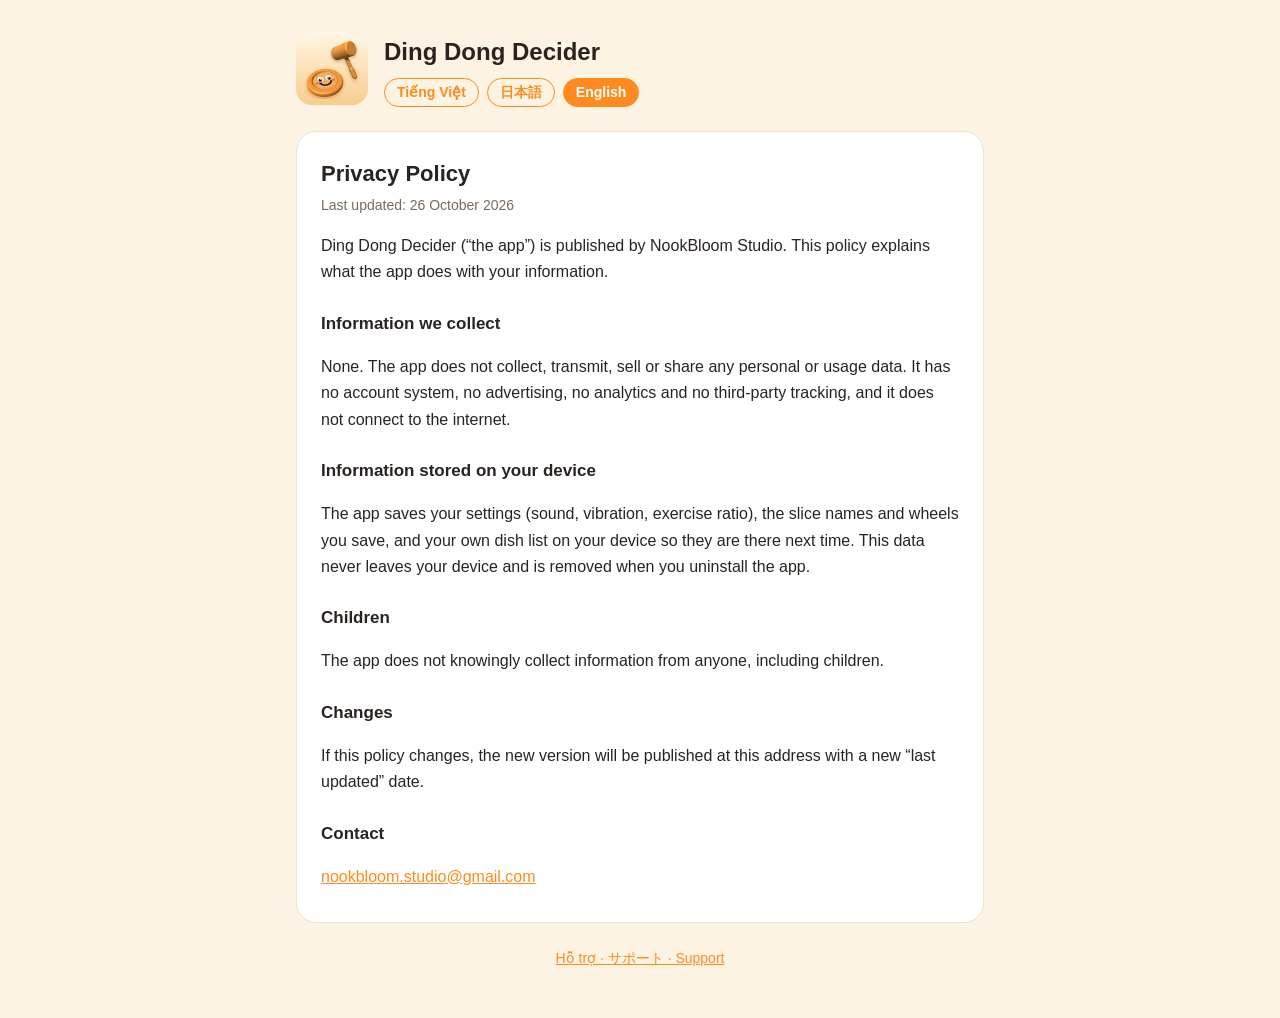
<file: index.html>
<!doctype html>
<html lang="vi">

<head>
  <meta charset="utf-8">
  <meta name="viewport" content="width=device-width, initial-scale=1">
  <title>Ding Dong Decider – Privacy Policy</title>
  <meta name="description" content="Privacy policy of the Ding Dong Decider app.">
  <link rel="stylesheet" href="style.css">
</head>

<body>
  <main>
    <header>
      <img src="icon.png" alt="" width="72" height="72">
      <div>
        <h1>Ding Dong Decider</h1>
        <nav class="langs" aria-label="Language">
          <a href="#vi" data-lang="vi">Tiếng Việt</a>
          <a href="#ja" data-lang="ja">日本語</a>
          <a href="#en" data-lang="en">English</a>
        </nav>
      </div>
    </header>

    <article id="vi" lang="vi">
      <h2>Chính sách quyền riêng tư</h2>
      <p class="updated">Cập nhật lần cuối: 26/10/2026</p>
      <p>Ding Dong Decider (“ứng dụng”) do NookBloom Studio phát hành. Chính sách này giải thích cách ứng dụng xử lý
        thông tin
        của bạn.</p>
      <h3>Thông tin chúng tôi thu thập</h3>
      <p>Không có. Ứng dụng không thu thập, gửi đi, bán hay chia sẻ bất kỳ dữ liệu cá nhân hay dữ liệu sử dụng nào. Ứng
        dụng không có tài khoản, quảng cáo, công cụ phân tích hay theo dõi của bên thứ ba, và không kết nối Internet.
      </p>
      <h3>Thông tin lưu trên thiết bị của bạn</h3>
      <p>Ứng dụng lưu cài đặt (âm thanh, rung, tỉ lệ tập luyện), tên các ô và các vòng quay bạn đã lưu, cùng danh sách
        món ăn của bạn ngay trên thiết bị để dùng cho lần sau. Dữ liệu này không rời khỏi thiết bị và sẽ bị xóa khi bạn
        gỡ ứng dụng.</p>
      <h3>Trẻ em</h3>
      <p>Ứng dụng không chủ động thu thập thông tin của bất kỳ ai, kể cả trẻ em.</p>
      <h3>Thay đổi</h3>
      <p>Nếu chính sách thay đổi, phiên bản mới sẽ được đăng tại địa chỉ này kèm ngày cập nhật mới.</p>
      <h3>Liên hệ</h3>
      <p><a href="mailto:nookbloom.studio@gmail.com">nookbloom.studio@gmail.com</a></p>
    </article>

    <article id="ja" lang="ja">
      <h2>プライバシーポリシー</h2>
      <p class="updated">最終更新日：2026年10月26日</p>
      <p>Ding Dong Decider（以下「本アプリ」）は NookBloom Studio が提供しています。本ポリシーでは、本アプリにおける情報の取り扱いについて説明します。</p>
      <h3>収集する情報</h3>
      <p>ありません。本アプリは個人情報や利用データを収集・送信・販売・共有しません。アカウント、広告、分析ツール、第三者によるトラッキングはなく、インターネットにも接続しません。</p>
      <h3>端末内に保存される情報</h3>
      <p>設定（効果音、バイブレーション、運動の比率）、ルーレットの項目と保存したルーレット、マイメニューは、次回も使えるよう端末内にのみ保存されます。これらのデータが端末の外に送られることはなく、アプリを削除すると消去されます。
      </p>
      <h3>お子様について</h3>
      <p>本アプリは、お子様を含むいかなる方の情報も収集しません。</p>
      <h3>変更について</h3>
      <p>本ポリシーを変更する場合は、新しい最終更新日とともにこのページで公開します。</p>
      <h3>お問い合わせ</h3>
      <p><a href="mailto:nookbloom.studio@gmail.com">nookbloom.studio@gmail.com</a></p>
    </article>

    <article id="en" lang="en">
      <h2>Privacy Policy</h2>
      <p class="updated">Last updated: 26 October 2026</p>
      <p>Ding Dong Decider (“the app”) is published by NookBloom Studio. This policy explains what the app does with
        your
        information.</p>
      <h3>Information we collect</h3>
      <p>None. The app does not collect, transmit, sell or share any personal or usage data. It has no account system,
        no advertising, no analytics and no third-party tracking, and it does not connect to the internet.</p>
      <h3>Information stored on your device</h3>
      <p>The app saves your settings (sound, vibration, exercise ratio), the slice names and wheels you save, and your
        own dish list on your device so they are there next time. This data never leaves your device and is removed when
        you uninstall the app.</p>
      <h3>Children</h3>
      <p>The app does not knowingly collect information from anyone, including children.</p>
      <h3>Changes</h3>
      <p>If this policy changes, the new version will be published at this address with a new “last updated” date.</p>
      <h3>Contact</h3>
      <p><a href="mailto:nookbloom.studio@gmail.com">nookbloom.studio@gmail.com</a></p>
    </article>

    <footer><a href="support.html">Hỗ trợ · サポート · Support</a></footer>
  </main>
  <script src="lang.js"></script>
</body>

</html>
</file>
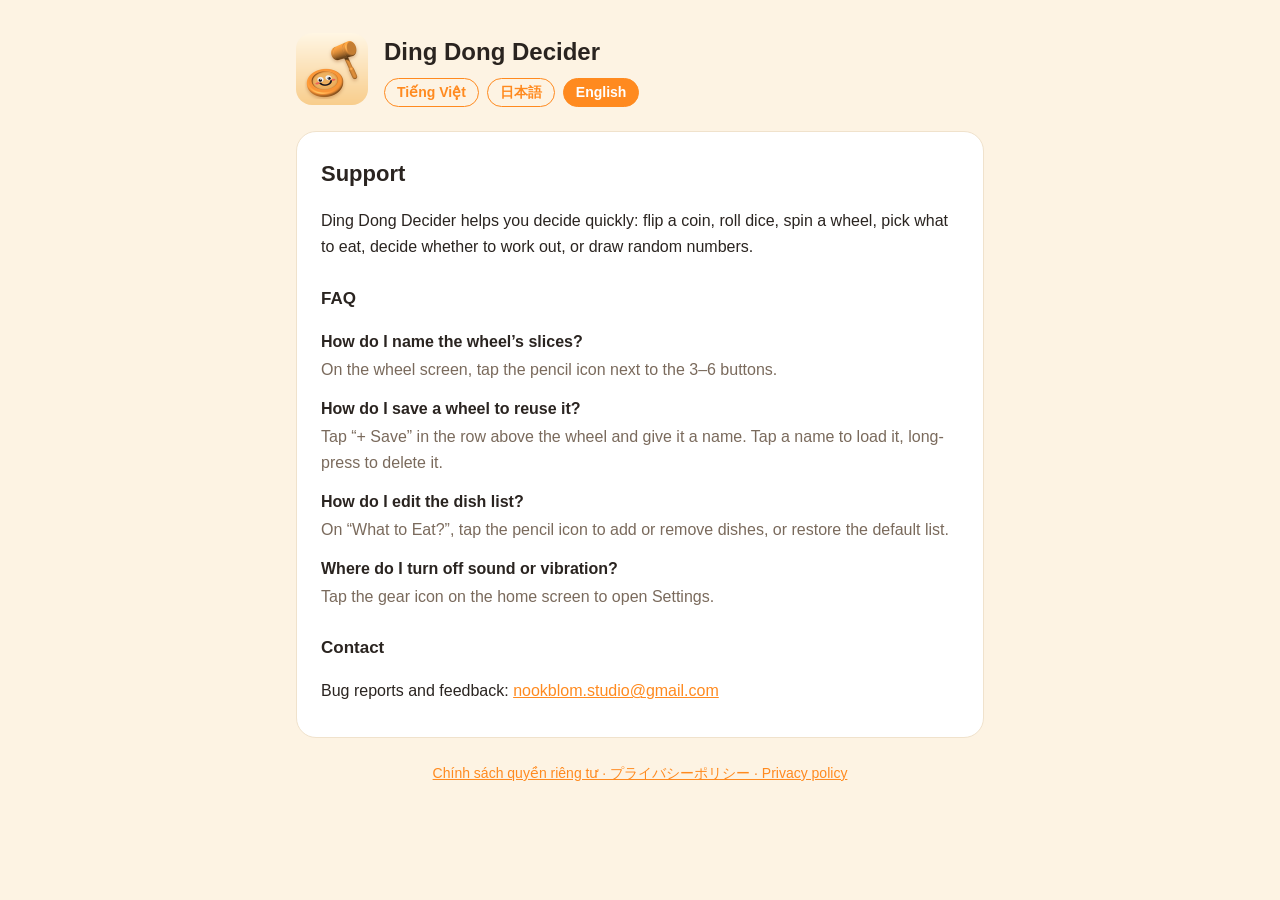
<file: support.html>
<!doctype html>
<html lang="vi">

<head>
  <meta charset="utf-8">
  <meta name="viewport" content="width=device-width, initial-scale=1">
  <title>Ding Dong Decider – Support</title>
  <meta name="description" content="Help and contact for the Ding Dong Decider app.">
  <link rel="stylesheet" href="style.css">
</head>

<body>
  <main>
    <header>
      <img src="icon.png" alt="" width="72" height="72">
      <div>
        <h1>Ding Dong Decider</h1>
        <nav class="langs" aria-label="Language">
          <a href="#vi" data-lang="vi">Tiếng Việt</a>
          <a href="#ja" data-lang="ja">日本語</a>
          <a href="#en" data-lang="en">English</a>
        </nav>
      </div>
    </header>

    <article id="vi" lang="vi">
      <h2>Hỗ trợ</h2>
      <p>Ding Dong Decider giúp bạn ra quyết định nhanh: tung đồng xu, đổ xúc xắc, vòng quay, hôm nay ăn gì, có nên tập
        thể dục và số ngẫu nhiên.</p>
      <h3>Câu hỏi thường gặp</h3>
      <dl>
        <dt>Làm sao đặt tên các ô của vòng quay?</dt>
        <dd>Trong màn Vòng quay, chạm biểu tượng bút chì bên cạnh các số 3–6.</dd>
        <dt>Làm sao lưu một vòng quay để dùng lại?</dt>
        <dd>Chạm “+ Lưu” ở hàng phía trên vòng quay rồi đặt tên. Chạm tên để mở lại, nhấn giữ để xóa.</dd>
        <dt>Làm sao sửa danh sách món ăn?</dt>
        <dd>Trong màn “Ăn gì đây?”, chạm biểu tượng bút chì để thêm hoặc xóa món, hoặc khôi phục danh sách mặc định.
        </dd>
        <dt>Tắt âm thanh hoặc rung ở đâu?</dt>
        <dd>Chạm biểu tượng bánh răng ở màn hình chính để mở Cài đặt.</dd>
      </dl>
      <h3>Liên hệ</h3>
      <p>Báo lỗi hoặc góp ý: <a href="mailto:nookblom.studio@gmail.com">nookblom.studio@gmail.com</a></p>
    </article>

    <article id="ja" lang="ja">
      <h2>サポート</h2>
      <p>Ding Dong Decider は、コイントス、サイコロ、ルーレット、今日何食べる、今日は運動する、ランダム数字で、迷ったときにすぐ決められるアプリです。</p>
      <h3>よくある質問</h3>
      <dl>
        <dt>ルーレットの項目に名前を付けるには？</dt>
        <dd>ルーレット画面で、3〜6 の数字の横にある鉛筆アイコンをタップします。</dd>
        <dt>ルーレットを保存して使い回すには？</dt>
        <dd>ルーレットの上にある「＋保存」をタップして名前を付けます。名前をタップすると呼び出し、長押しで削除できます。</dd>
        <dt>メニューを編集するには？</dt>
        <dd>「今日何食べる？」画面の鉛筆アイコンから、料理の追加・削除や初期メニューへの復元ができます。</dd>
        <dt>効果音やバイブレーションをオフにするには？</dt>
        <dd>ホーム画面の歯車アイコンから設定を開きます。</dd>
      </dl>
      <h3>お問い合わせ</h3>
      <p>不具合のご報告・ご意見：<a href="mailto:nookblom.studio@gmail.com">nookblom.studio@gmail.com</a></p>
    </article>

    <article id="en" lang="en">
      <h2>Support</h2>
      <p>Ding Dong Decider helps you decide quickly: flip a coin, roll dice, spin a wheel, pick what to eat, decide
        whether to work out, or draw random numbers.</p>
      <h3>FAQ</h3>
      <dl>
        <dt>How do I name the wheel’s slices?</dt>
        <dd>On the wheel screen, tap the pencil icon next to the 3–6 buttons.</dd>
        <dt>How do I save a wheel to reuse it?</dt>
        <dd>Tap “+ Save” in the row above the wheel and give it a name. Tap a name to load it, long-press to delete it.
        </dd>
        <dt>How do I edit the dish list?</dt>
        <dd>On “What to Eat?”, tap the pencil icon to add or remove dishes, or restore the default list.</dd>
        <dt>Where do I turn off sound or vibration?</dt>
        <dd>Tap the gear icon on the home screen to open Settings.</dd>
      </dl>
      <h3>Contact</h3>
      <p>Bug reports and feedback: <a href="mailto:nookblom.studio@gmail.com">nookblom.studio@gmail.com</a></p>
    </article>

    <footer><a href="index.html">Chính sách quyền riêng tư · プライバシーポリシー · Privacy policy</a></footer>
  </main>
  <script src="lang.js"></script>
</body>

</html>
</file>
<file: style.css>
:root {
  --bg: #fdf3e3;
  --card: #ffffff;
  --text: #2a2420;
  --muted: #7a6a5c;
  --accent: #ff8a1f;
  --line: #f0e2cc;
}

@media (prefers-color-scheme: dark) {
  :root {
    --bg: #1d1915;
    --card: #28221d;
    --text: #f3ebe2;
    --muted: #b6a796;
    --accent: #ffa64d;
    --line: #3a322a;
  }
}

* { box-sizing: border-box; }

body {
  margin: 0;
  background: var(--bg);
  color: var(--text);
  font: 16px/1.65 -apple-system, BlinkMacSystemFont, "Segoe UI", "Hiragino Sans",
    "Noto Sans JP", Roboto, Arial, sans-serif;
}

main {
  max-width: 720px;
  margin: 0 auto;
  padding: 32px 16px 48px;
}

header {
  display: flex;
  align-items: center;
  gap: 16px;
  margin-bottom: 24px;
}

header img { border-radius: 16px; }

h1 { margin: 0; font-size: 24px; }

.langs { display: flex; flex-wrap: wrap; gap: 8px; margin-top: 6px; }

.langs a {
  padding: 2px 12px;
  border: 1.5px solid var(--accent);
  border-radius: 999px;
  color: var(--accent);
  font-size: 14px;
  font-weight: 600;
  text-decoration: none;
}

.langs a.active { background: var(--accent); color: #fff; }

article {
  background: var(--card);
  border: 1px solid var(--line);
  border-radius: 20px;
  padding: 8px 24px 16px;
}

/* Only the chosen language is shown (see lang.js). */
article[hidden] { display: none; }

h2 { margin: 16px 0 0; font-size: 22px; }
h3 { margin: 24px 0 4px; font-size: 17px; }

.updated { margin-top: 2px; color: var(--muted); font-size: 14px; }

dt { margin-top: 12px; font-weight: 600; }
dd { margin: 2px 0 0; color: var(--muted); }

a { color: var(--accent); }

footer { margin-top: 24px; text-align: center; font-size: 14px; }
</file>
